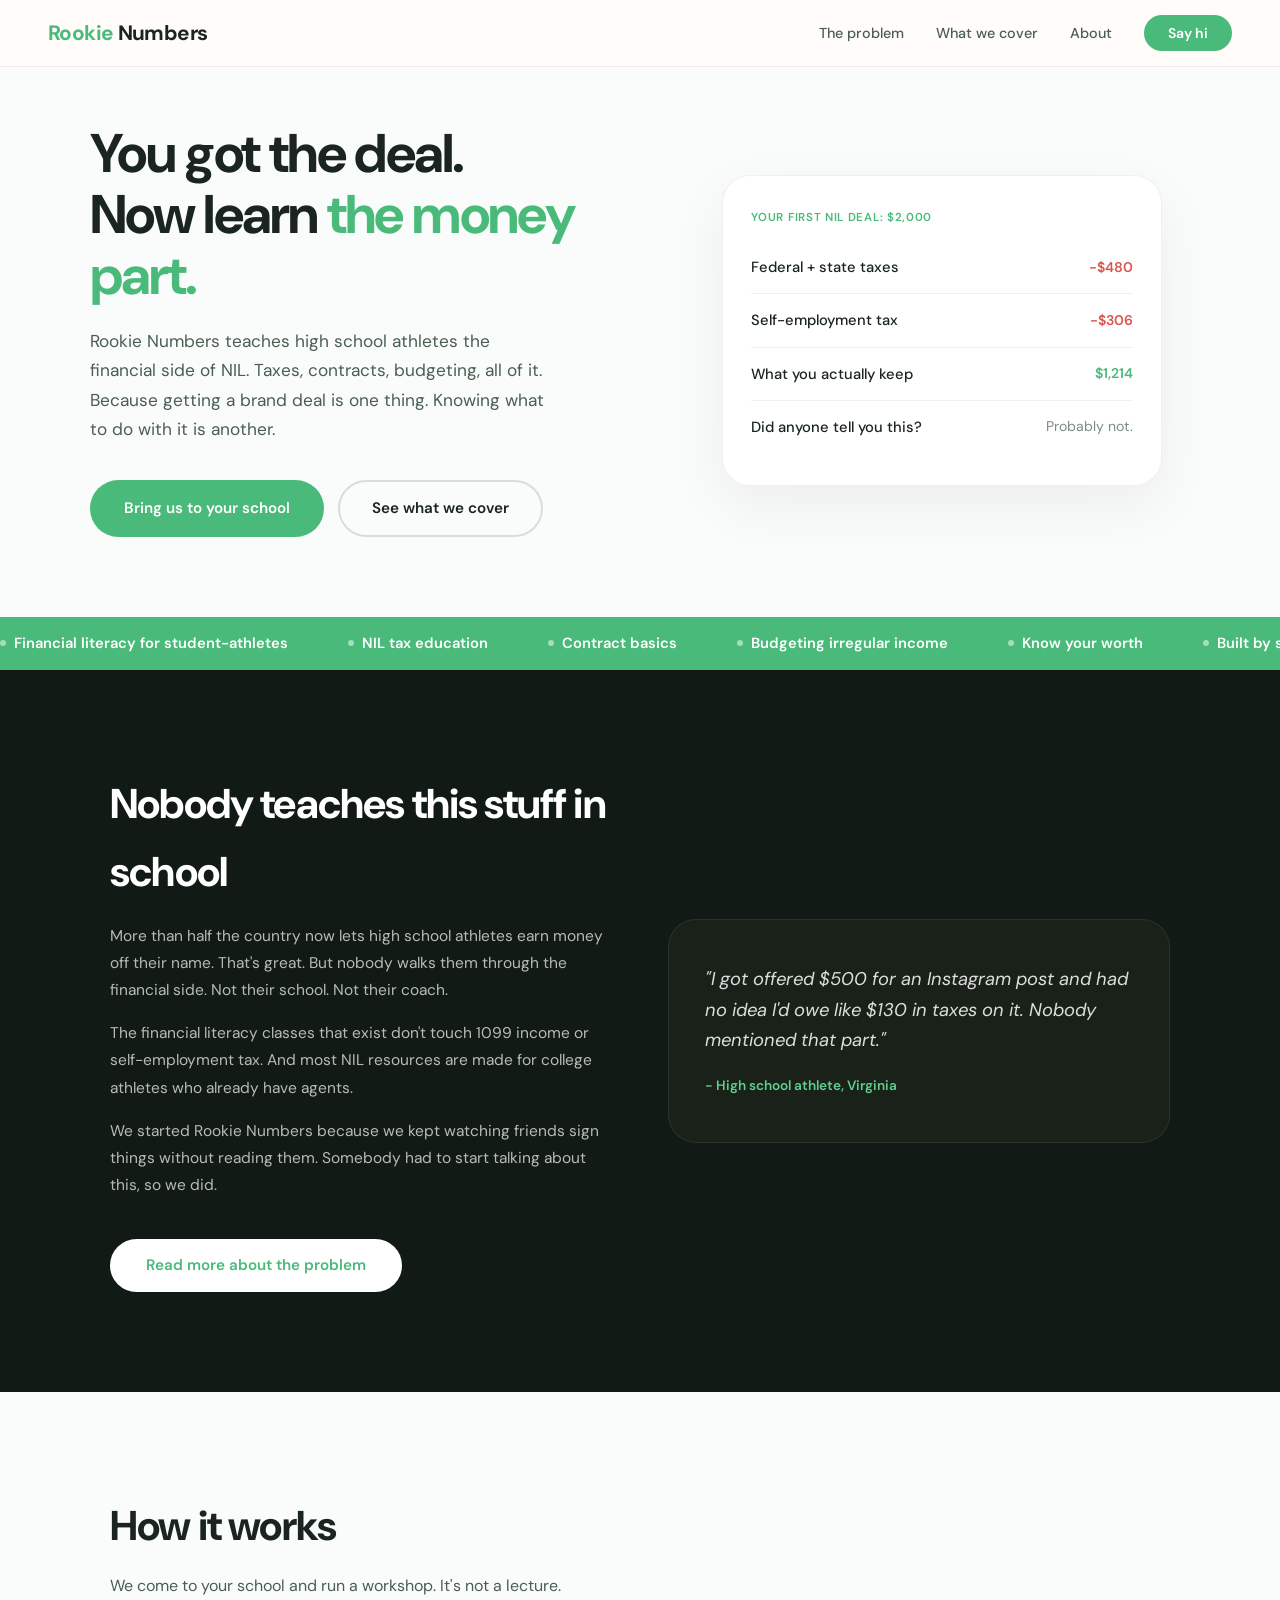
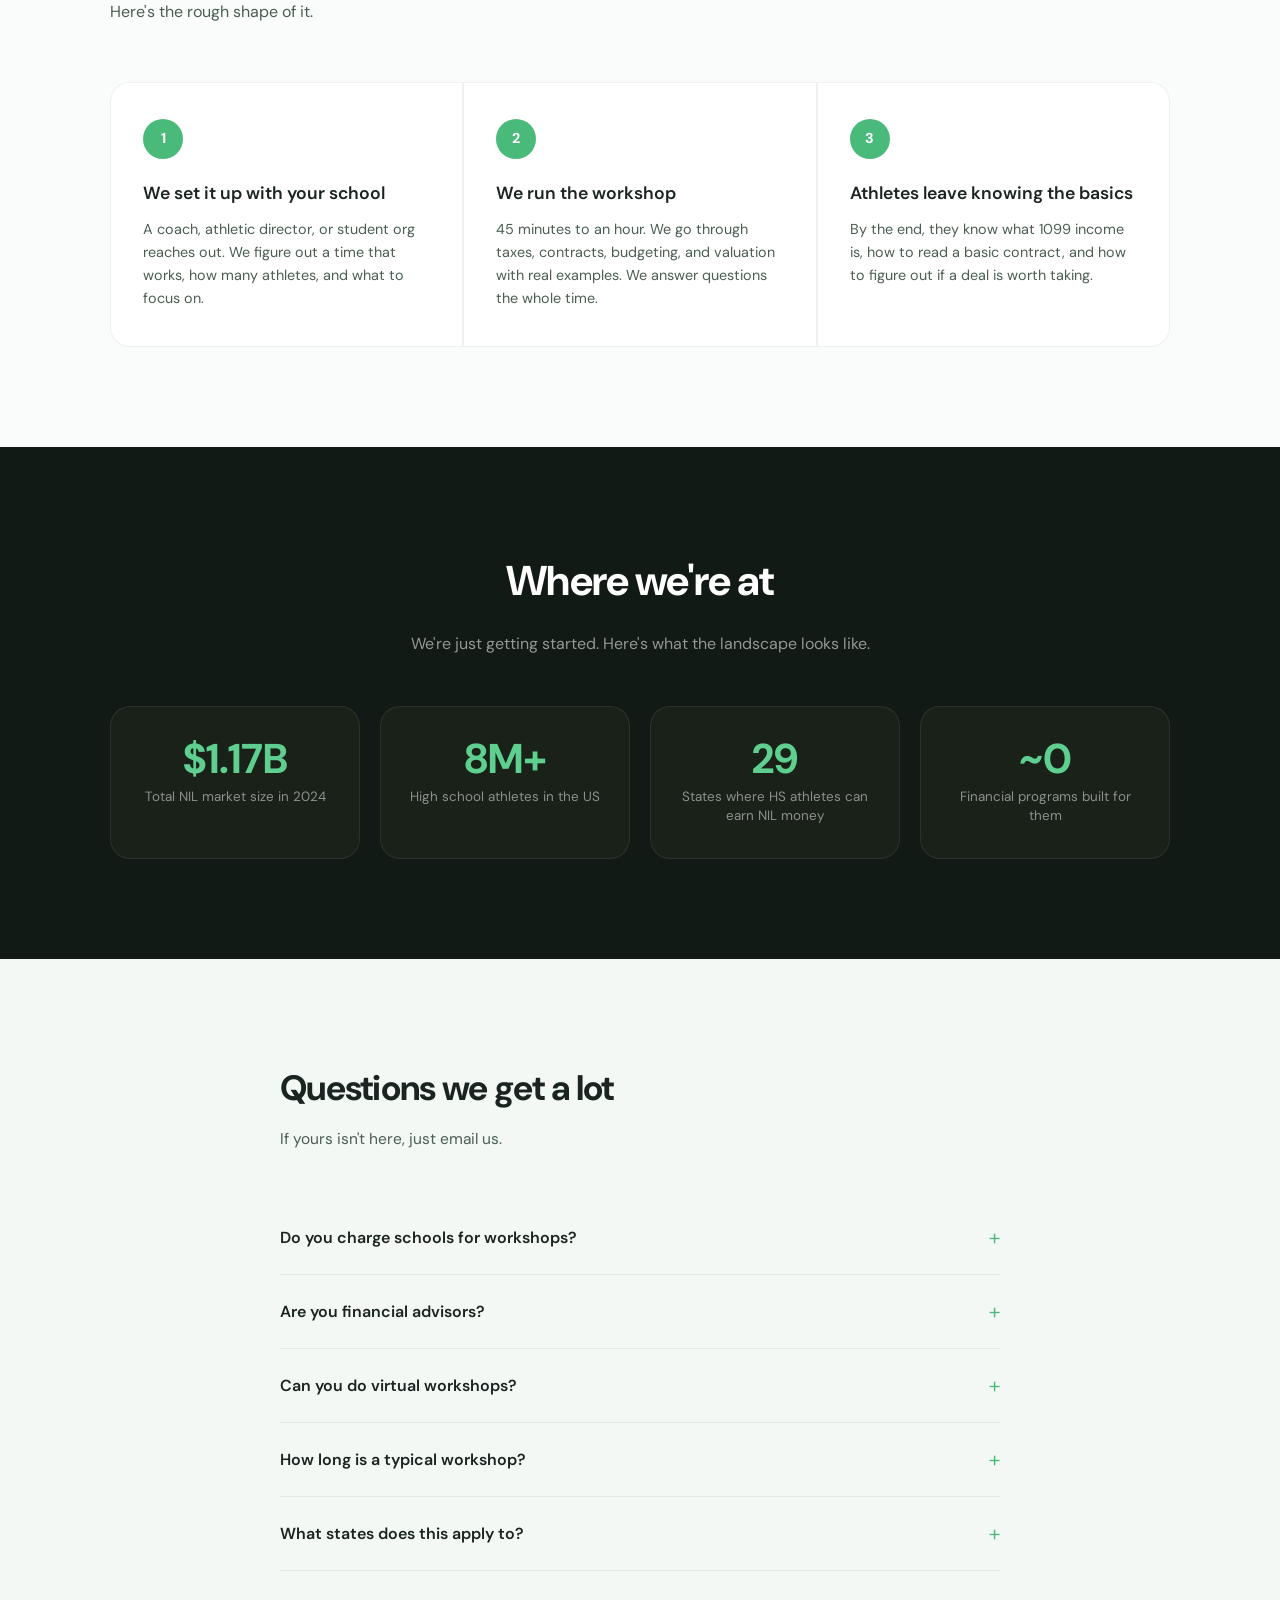
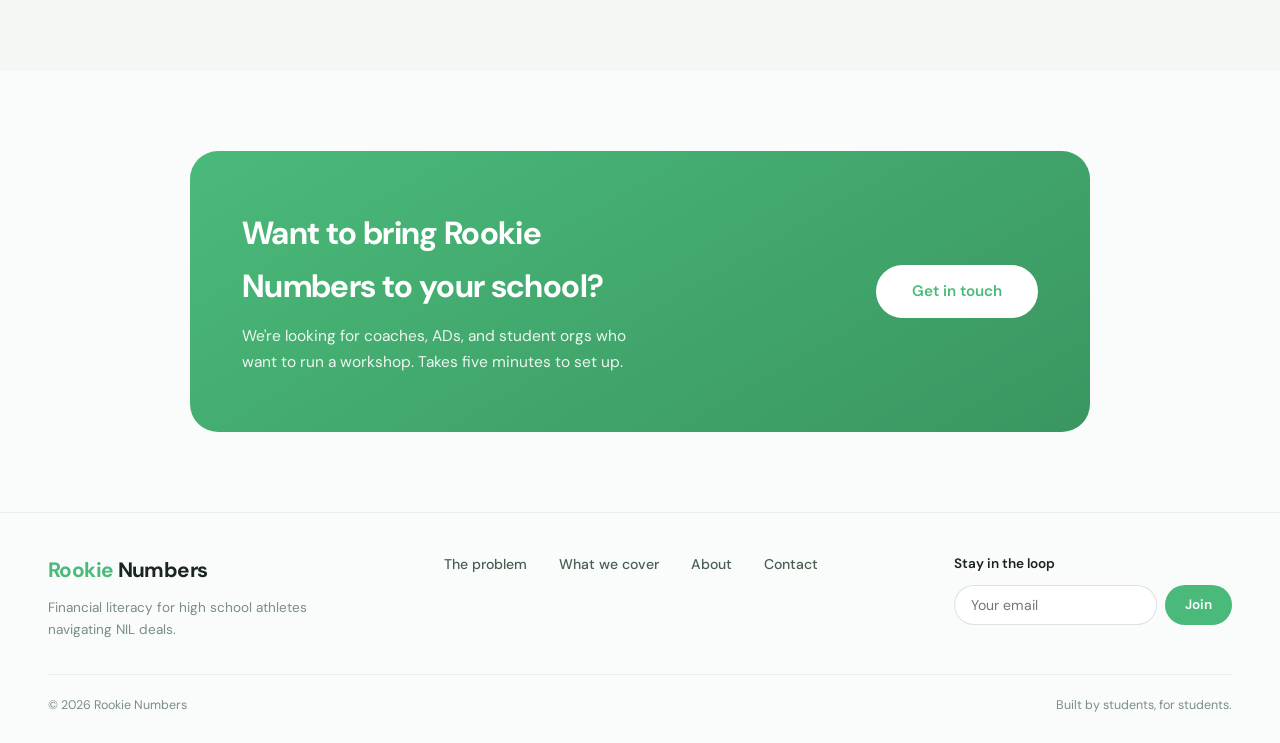
<file: index.html>
<!DOCTYPE html>
<html lang="en">
<head>
    <meta charset="UTF-8">
    <meta name="viewport" content="width=device-width, initial-scale=1.0">
    <title>Rookie Numbers</title>
    <link rel="preconnect" href="https://fonts.googleapis.com">
    <link href="https://fonts.googleapis.com/css2?family=DM+Sans:ital,opsz,wght@0,9..40,300;0,9..40,400;0,9..40,500;0,9..40,600;0,9..40,700;1,9..40,400&display=swap" rel="stylesheet">
    <link rel="stylesheet" href="style.css">
</head>
<body>
    <div class="page-wrap">

        <nav>
            <a href="index.html" class="logo"><span class="r">Rookie</span> <span class="n">Numbers</span></a>
            <ul>
                <li><a href="problem.html">The problem</a></li>
                <li><a href="topics.html">What we cover</a></li>
                <li><a href="about.html">About</a></li>
                <li><a href="contact.html" class="nav-cta">Say hi</a></li>
            </ul>
        </nav>

        <div class="page-content">

            <!-- HERO -->
            <section class="hero-section">
                <div class="hero-inner">
                    <div class="hero-text">
                        <h1>You got the deal.<br>Now learn <span class="accent">the money part.</span></h1>
                        <p class="sub">Rookie Numbers teaches high school athletes the financial side of NIL. Taxes, contracts, budgeting, all of it. Because getting a brand deal is one thing. Knowing what to do with it is another.</p>
                        <div class="hero-btns">
                            <a href="contact.html" class="btn btn-fill">Bring us to your school</a>
                            <a href="topics.html" class="btn btn-ghost">See what we cover</a>
                        </div>
                    </div>
                    <div class="hero-visual">
                        <div class="hero-card-stack">
                            <div class="h-card-back"></div>
                            <div class="h-card">
                                <div class="h-card-label">Your first NIL deal: $2,000</div>
                                <div class="h-card-row">
                                    <span class="item">Federal + state taxes</span>
                                    <span class="val warn">-$480</span>
                                </div>
                                <div class="h-card-row">
                                    <span class="item">Self-employment tax</span>
                                    <span class="val warn">-$306</span>
                                </div>
                                <div class="h-card-row">
                                    <span class="item">What you actually keep</span>
                                    <span class="val good">$1,214</span>
                                </div>
                                <div class="h-card-row">
                                    <span class="item">Did anyone tell you this?</span>
                                    <span class="val">Probably not.</span>
                                </div>
                            </div>
                        </div>
                    </div>
                </div>
            </section>

            <!-- MARQUEE -->
            <div class="marquee-bar">
                <div class="marquee-track">
                    <span>Financial literacy for student-athletes</span>
                    <span>NIL tax education</span>
                    <span>Contract basics</span>
                    <span>Budgeting irregular income</span>
                    <span>Know your worth</span>
                    <span>Built by students, for students</span>
                    <span>Workshops for high schools</span>
                    <span>29 states allow HS NIL earnings</span>
                    <span>Financial literacy for student-athletes</span>
                    <span>NIL tax education</span>
                    <span>Contract basics</span>
                    <span>Budgeting irregular income</span>
                    <span>Know your worth</span>
                    <span>Built by students, for students</span>
                    <span>Workshops for high schools</span>
                    <span>29 states allow HS NIL earnings</span>
                </div>
            </div>

            <!-- OUR STORY (dark) -->
            <section class="dark-section">
                <div class="story-grid">
                    <div class="story-text fade-up">
                        <h2>Nobody teaches this stuff in school</h2>
                        <p>More than half the country now lets high school athletes earn money off their name. That's great. But nobody walks them through the financial side. Not their school. Not their coach.</p>
                        <p>The financial literacy classes that exist don't touch 1099 income or self-employment tax. And most NIL resources are made for college athletes who already have agents.</p>
                        <p>We started Rookie Numbers because we kept watching friends sign things without reading them. Somebody had to start talking about this, so we did.</p>
                        <a href="problem.html" class="btn-white" style="margin-top: 24px;">Read more about the problem</a>
                    </div>
                    <div class="story-visual fade-up d2">
                        <div class="big-quote">"I got offered $500 for an Instagram post and had no idea I'd owe like $130 in taxes on it. Nobody mentioned that part."</div>
                        <div class="quote-attr">- High school athlete, Virginia</div>
                    </div>
                </div>
            </section>

            <!-- HOW IT WORKS -->
            <section class="process-section">
                <div class="process-inner">
                    <div class="process-header fade-up">
                        <h2>How it works</h2>
                        <p>We come to your school and run a workshop. It's not a lecture. Here's the rough shape of it.</p>
                    </div>
                    <div class="process-steps">
                        <div class="process-step fade-up d1">
                            <div class="step-num">1</div>
                            <h3>We set it up with your school</h3>
                            <p>A coach, athletic director, or student org reaches out. We figure out a time that works, how many athletes, and what to focus on.</p>
                        </div>
                        <div class="process-step fade-up d2">
                            <div class="step-num">2</div>
                            <h3>We run the workshop</h3>
                            <p>45 minutes to an hour. We go through taxes, contracts, budgeting, and valuation with real examples. We answer questions the whole time.</p>
                        </div>
                        <div class="process-step fade-up d3">
                            <div class="step-num">3</div>
                            <h3>Athletes leave knowing the basics</h3>
                            <p>By the end, they know what 1099 income is, how to read a basic contract, and how to figure out if a deal is worth taking.</p>
                        </div>
                    </div>
                </div>
            </section>

            <!-- IMPACT NUMBERS (dark) -->
            <section class="dark-section">
                <div style="text-align: center; margin-bottom: 48px;" class="fade-up">
                    <h2>Where we're at</h2>
                    <p class="section-sub" style="margin: 12px auto 0;">We're just getting started. Here's what the landscape looks like.</p>
                </div>
                <div class="impact-grid">
                    <div class="impact-card fade-up d1">
                        <div class="ic-num">$1.17B</div>
                        <div class="ic-label">Total NIL market size in 2024</div>
                    </div>
                    <div class="impact-card fade-up d2">
                        <div class="ic-num">8M+</div>
                        <div class="ic-label">High school athletes in the US</div>
                    </div>
                    <div class="impact-card fade-up d3">
                        <div class="ic-num">29</div>
                        <div class="ic-label">States where HS athletes can earn NIL money</div>
                    </div>
                    <div class="impact-card fade-up d4">
                        <div class="ic-num">~0</div>
                        <div class="ic-label">Financial programs built for them</div>
                    </div>
                </div>
            </section>

            <!-- FAQ -->
            <section class="faq-section">
                <div class="faq-inner">
                    <div class="faq-header fade-up">
                        <h2>Questions we get a lot</h2>
                        <p>If yours isn't here, just email us.</p>
                    </div>
                    <div class="faq-item">
                        <button class="faq-q">Do you charge schools for workshops?<span class="faq-icon">+</span></button>
                        <div class="faq-a"><p>No. We're students doing this because we think it matters. We're not charging anything right now.</p></div>
                    </div>
                    <div class="faq-item">
                        <button class="faq-q">Are you financial advisors?<span class="faq-icon">+</span></button>
                        <div class="faq-a"><p>No, and we're upfront about that. We teach general financial literacy around NIL. For specific tax or legal advice, athletes should talk to a professional. We just make sure they know enough to ask the right questions.</p></div>
                    </div>
                    <div class="faq-item">
                        <button class="faq-q">Can you do virtual workshops?<span class="faq-icon">+</span></button>
                        <div class="faq-a"><p>Yes. We prefer in-person because it's easier to have real conversations, but we can do it over Zoom if your school isn't local.</p></div>
                    </div>
                    <div class="faq-item">
                        <button class="faq-q">How long is a typical workshop?<span class="faq-icon">+</span></button>
                        <div class="faq-a"><p>Usually 45 minutes to an hour. We can adjust based on what your team needs and how much time you have.</p></div>
                    </div>
                    <div class="faq-item">
                        <button class="faq-q">What states does this apply to?<span class="faq-icon">+</span></button>
                        <div class="faq-a"><p>NIL laws vary by state. We cover the general financial principles that apply everywhere, and flag the stuff that depends on your state so athletes know to look into their specific rules.</p></div>
                    </div>
                </div>
            </section>

            <!-- CTA BANNER -->
            <section class="cta-banner">
                <div class="cta-card fade-up">
                    <div>
                        <h2>Want to bring Rookie Numbers to your school?</h2>
                        <p>We're looking for coaches, ADs, and student orgs who want to run a workshop. Takes five minutes to set up.</p>
                    </div>
                    <div class="cta-card-right">
                        <a href="contact.html" class="btn-white">Get in touch</a>
                    </div>
                </div>
            </section>

        </div>

        <!-- FOOTER -->
        <footer>
            <div class="footer-top">
                <div class="footer-brand">
                    <a href="index.html" class="logo"><span class="r">Rookie</span> <span class="n">Numbers</span></a>
                    <p class="tagline">Financial literacy for high school athletes navigating NIL deals.</p>
                </div>
                <div class="footer-links">
                    <a href="problem.html">The problem</a>
                    <a href="topics.html">What we cover</a>
                    <a href="about.html">About</a>
                    <a href="contact.html">Contact</a>
                </div>
                <div class="footer-newsletter">
                    <div class="nl-label">Stay in the loop</div>
                    <form class="nl-form" onsubmit="event.preventDefault();">
                        <input type="email" placeholder="Your email">
                        <button type="submit">Join</button>
                    </form>
                </div>
            </div>
            <div class="footer-bottom">
                <span>&copy; 2026 Rookie Numbers</span>
                <span>Built by students, for students.</span>
            </div>
        </footer>

    </div>
    <script src="main.js"></script>
</body>
</html>
</file>
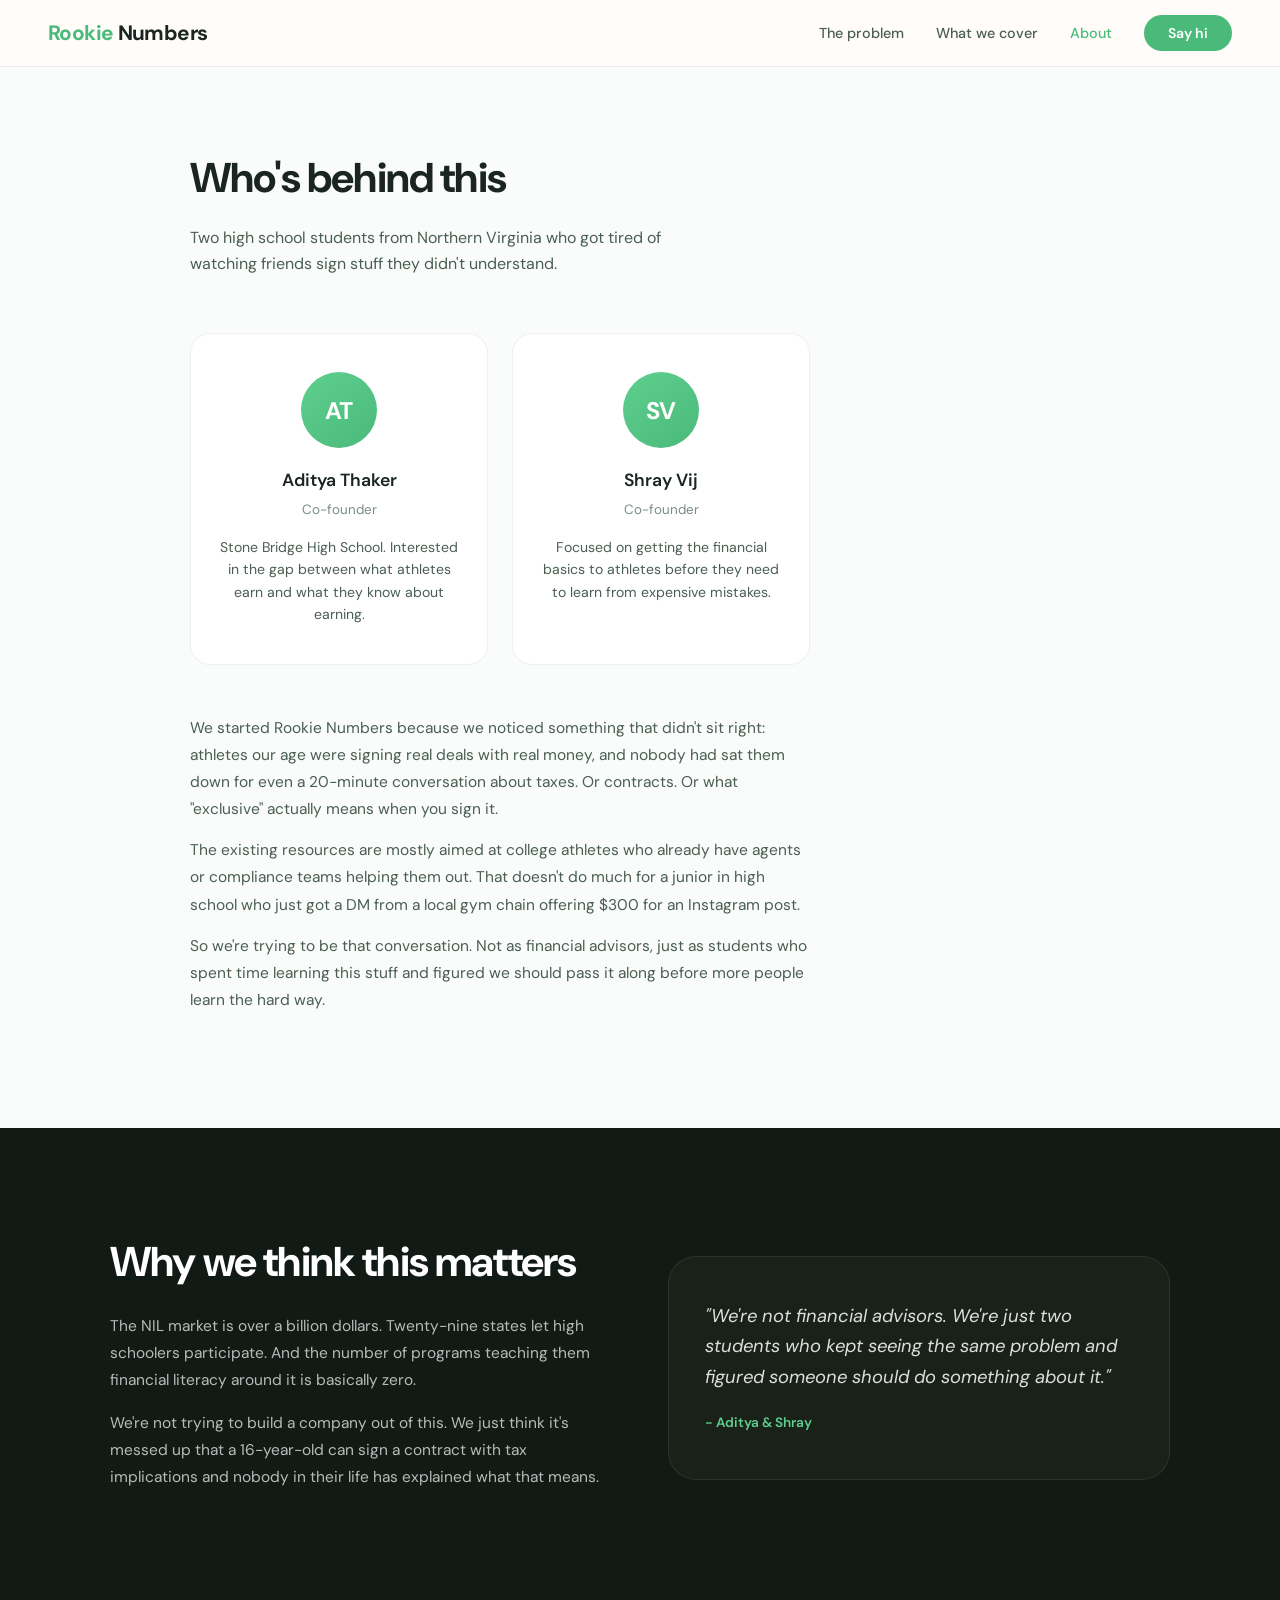
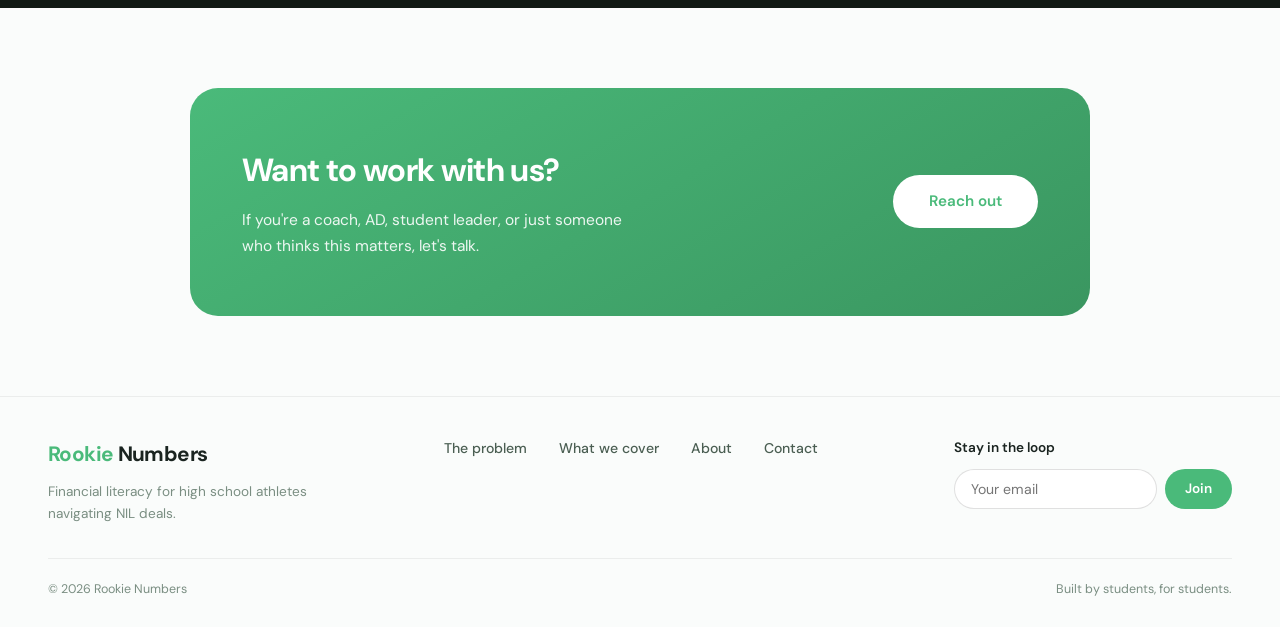
<file: about.html>
<!DOCTYPE html>
<html lang="en">
<head>
    <meta charset="UTF-8">
    <meta name="viewport" content="width=device-width, initial-scale=1.0">
    <title>About - Rookie Numbers</title>
    <link rel="preconnect" href="https://fonts.googleapis.com">
    <link href="https://fonts.googleapis.com/css2?family=DM+Sans:ital,opsz,wght@0,9..40,300;0,9..40,400;0,9..40,500;0,9..40,600;0,9..40,700;1,9..40,400&display=swap" rel="stylesheet">
    <link rel="stylesheet" href="style.css">
</head>
<body>
    <div class="page-wrap">

        <nav>
            <a href="index.html" class="logo"><span class="r">Rookie</span> <span class="n">Numbers</span></a>
            <ul>
                <li><a href="problem.html">The problem</a></li>
                <li><a href="topics.html">What we cover</a></li>
                <li><a href="about.html" class="active">About</a></li>
                <li><a href="contact.html" class="nav-cta">Say hi</a></li>
            </ul>
        </nav>

        <div class="page-content">

            <section class="about-section">
                <div class="about-inner">
                    <div class="about-header fade-up">
                        <h1>Who's behind this</h1>
                        <p>Two high school students from Northern Virginia who got tired of watching friends sign stuff they didn't understand.</p>
                    </div>
                    <div class="about-cards">
                        <div class="about-card fade-up d1">
                            <div class="avatar">AT</div>
                            <h3>Aditya Thaker</h3>
                            <p class="title">Co-founder</p>
                            <p class="bio">Stone Bridge High School. Interested in the gap between what athletes earn and what they know about earning.</p>
                        </div>
                        <div class="about-card fade-up d2">
                            <div class="avatar">SV</div>
                            <h3>Shray Vij</h3>
                            <p class="title">Co-founder</p>
                            <p class="bio">Focused on getting the financial basics to athletes before they need to learn from expensive mistakes.</p>
                        </div>
                    </div>
                    <div class="about-story fade-up">
                        <p>We started Rookie Numbers because we noticed something that didn't sit right: athletes our age were signing real deals with real money, and nobody had sat them down for even a 20-minute conversation about taxes. Or contracts. Or what "exclusive" actually means when you sign it.</p>
                        <p>The existing resources are mostly aimed at college athletes who already have agents or compliance teams helping them out. That doesn't do much for a junior in high school who just got a DM from a local gym chain offering $300 for an Instagram post.</p>
                        <p>So we're trying to be that conversation. Not as financial advisors, just as students who spent time learning this stuff and figured we should pass it along before more people learn the hard way.</p>
                    </div>
                </div>
            </section>

            <!-- story / dark section -->
            <section class="dark-section">
                <div class="story-grid">
                    <div class="story-text fade-up">
                        <h2>Why we think this matters</h2>
                        <p>The NIL market is over a billion dollars. Twenty-nine states let high schoolers participate. And the number of programs teaching them financial literacy around it is basically zero.</p>
                        <p>We're not trying to build a company out of this. We just think it's messed up that a 16-year-old can sign a contract with tax implications and nobody in their life has explained what that means.</p>
                    </div>
                    <div class="story-visual fade-up d2">
                        <div class="big-quote">"We're not financial advisors. We're just two students who kept seeing the same problem and figured someone should do something about it."</div>
                        <div class="quote-attr">- Aditya & Shray</div>
                    </div>
                </div>
            </section>

            <!-- CTA -->
            <section class="cta-banner">
                <div class="cta-card fade-up">
                    <div>
                        <h2>Want to work with us?</h2>
                        <p>If you're a coach, AD, student leader, or just someone who thinks this matters, let's talk.</p>
                    </div>
                    <div class="cta-card-right">
                        <a href="contact.html" class="btn-white">Reach out</a>
                    </div>
                </div>
            </section>

        </div>

        <footer>
            <div class="footer-top">
                <div class="footer-brand">
                    <a href="index.html" class="logo"><span class="r">Rookie</span> <span class="n">Numbers</span></a>
                    <p class="tagline">Financial literacy for high school athletes navigating NIL deals.</p>
                </div>
                <div class="footer-links">
                    <a href="problem.html">The problem</a>
                    <a href="topics.html">What we cover</a>
                    <a href="about.html">About</a>
                    <a href="contact.html">Contact</a>
                </div>
                <div class="footer-newsletter">
                    <div class="nl-label">Stay in the loop</div>
                    <form class="nl-form" onsubmit="event.preventDefault();">
                        <input type="email" placeholder="Your email">
                        <button type="submit">Join</button>
                    </form>
                </div>
            </div>
            <div class="footer-bottom">
                <span>&copy; 2026 Rookie Numbers</span>
                <span>Built by students, for students.</span>
            </div>
        </footer>

    </div>
    <script src="main.js"></script>
</body>
</html>
</file>
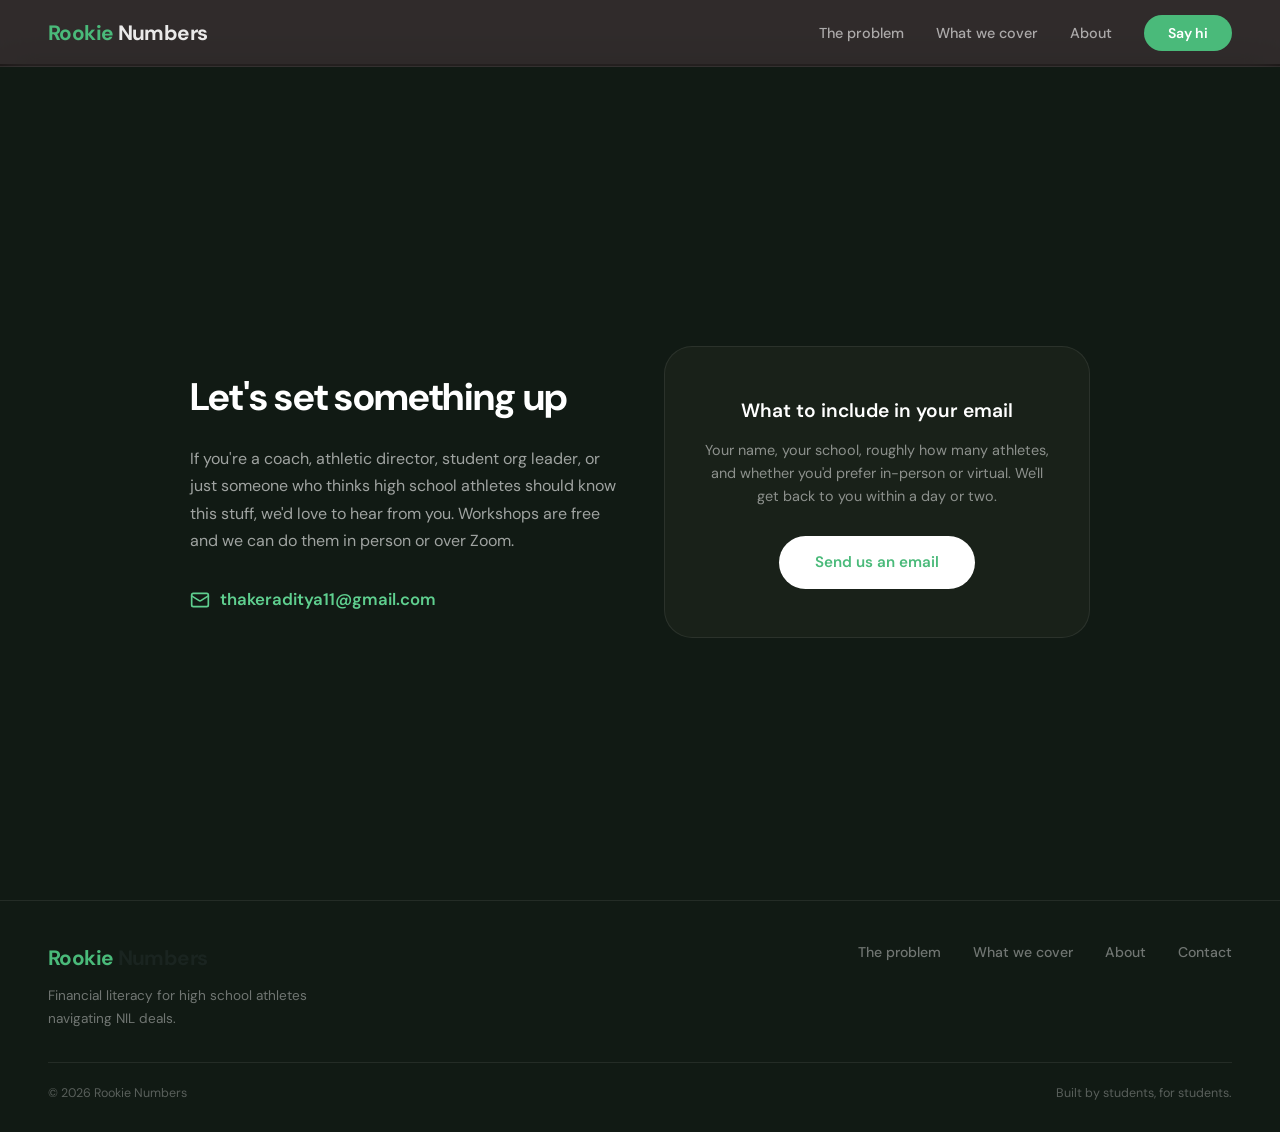
<file: contact.html>
<!DOCTYPE html>
<html lang="en">
<head>
    <meta charset="UTF-8">
    <meta name="viewport" content="width=device-width, initial-scale=1.0">
    <title>Contact - Rookie Numbers</title>
    <link rel="preconnect" href="https://fonts.googleapis.com">
    <link href="https://fonts.googleapis.com/css2?family=DM+Sans:ital,opsz,wght@0,9..40,300;0,9..40,400;0,9..40,500;0,9..40,600;0,9..40,700;1,9..40,400&display=swap" rel="stylesheet">
    <link rel="stylesheet" href="style.css">
</head>
<body>
    <div class="page-wrap">

        <nav class="nav-dark">
            <a href="index.html" class="logo"><span class="r">Rookie</span> <span class="n">Numbers</span></a>
            <ul>
                <li><a href="problem.html">The problem</a></li>
                <li><a href="topics.html">What we cover</a></li>
                <li><a href="about.html">About</a></li>
                <li><a href="contact.html" class="nav-cta active">Say hi</a></li>
            </ul>
        </nav>

        <div class="page-content">
            <section class="contact-section">
                <div class="contact-grid">
                    <div class="contact-text">
                        <h1>Let's set something up</h1>
                        <p>If you're a coach, athletic director, student org leader, or just someone who thinks high school athletes should know this stuff, we'd love to hear from you. Workshops are free and we can do them in person or over Zoom.</p>
                        <a href="mailto:thakeraditya11@gmail.com" class="email-link">
                            <svg width="20" height="20" viewBox="0 0 24 24" fill="none" stroke="currentColor" stroke-width="2" stroke-linecap="round" stroke-linejoin="round"><rect x="2" y="4" width="20" height="16" rx="2"/><path d="m22 7-8.97 5.7a1.94 1.94 0 0 1-2.06 0L2 7"/></svg>
                            thakeraditya11@gmail.com
                        </a>
                    </div>
                    <div class="contact-card">
                        <h3>What to include in your email</h3>
                        <p>Your name, your school, roughly how many athletes, and whether you'd prefer in-person or virtual. We'll get back to you within a day or two.</p>
                        <a href="mailto:thakeraditya11@gmail.com" class="btn-white">Send us an email</a>
                    </div>
                </div>
            </section>
        </div>

        <footer style="background: var(--dark); border-top-color: var(--border-dark);">
            <div class="footer-top">
                <div class="footer-brand">
                    <a href="index.html" class="logo"><span class="r">Rookie</span> <span class="n">Numbers</span></a>
                    <p class="tagline" style="color: rgba(255,255,255,.4);">Financial literacy for high school athletes navigating NIL deals.</p>
                </div>
                <div class="footer-links">
                    <a href="problem.html" style="color: rgba(255,255,255,.4);">The problem</a>
                    <a href="topics.html" style="color: rgba(255,255,255,.4);">What we cover</a>
                    <a href="about.html" style="color: rgba(255,255,255,.4);">About</a>
                    <a href="contact.html" style="color: rgba(255,255,255,.4);">Contact</a>
                </div>
            </div>
            <div class="footer-bottom" style="border-top-color: var(--border-dark); color: rgba(255,255,255,.3);">
                <span>&copy; 2026 Rookie Numbers</span>
                <span>Built by students, for students.</span>
            </div>
        </footer>

    </div>
    <script src="main.js"></script>
</body>
</html>
</file>
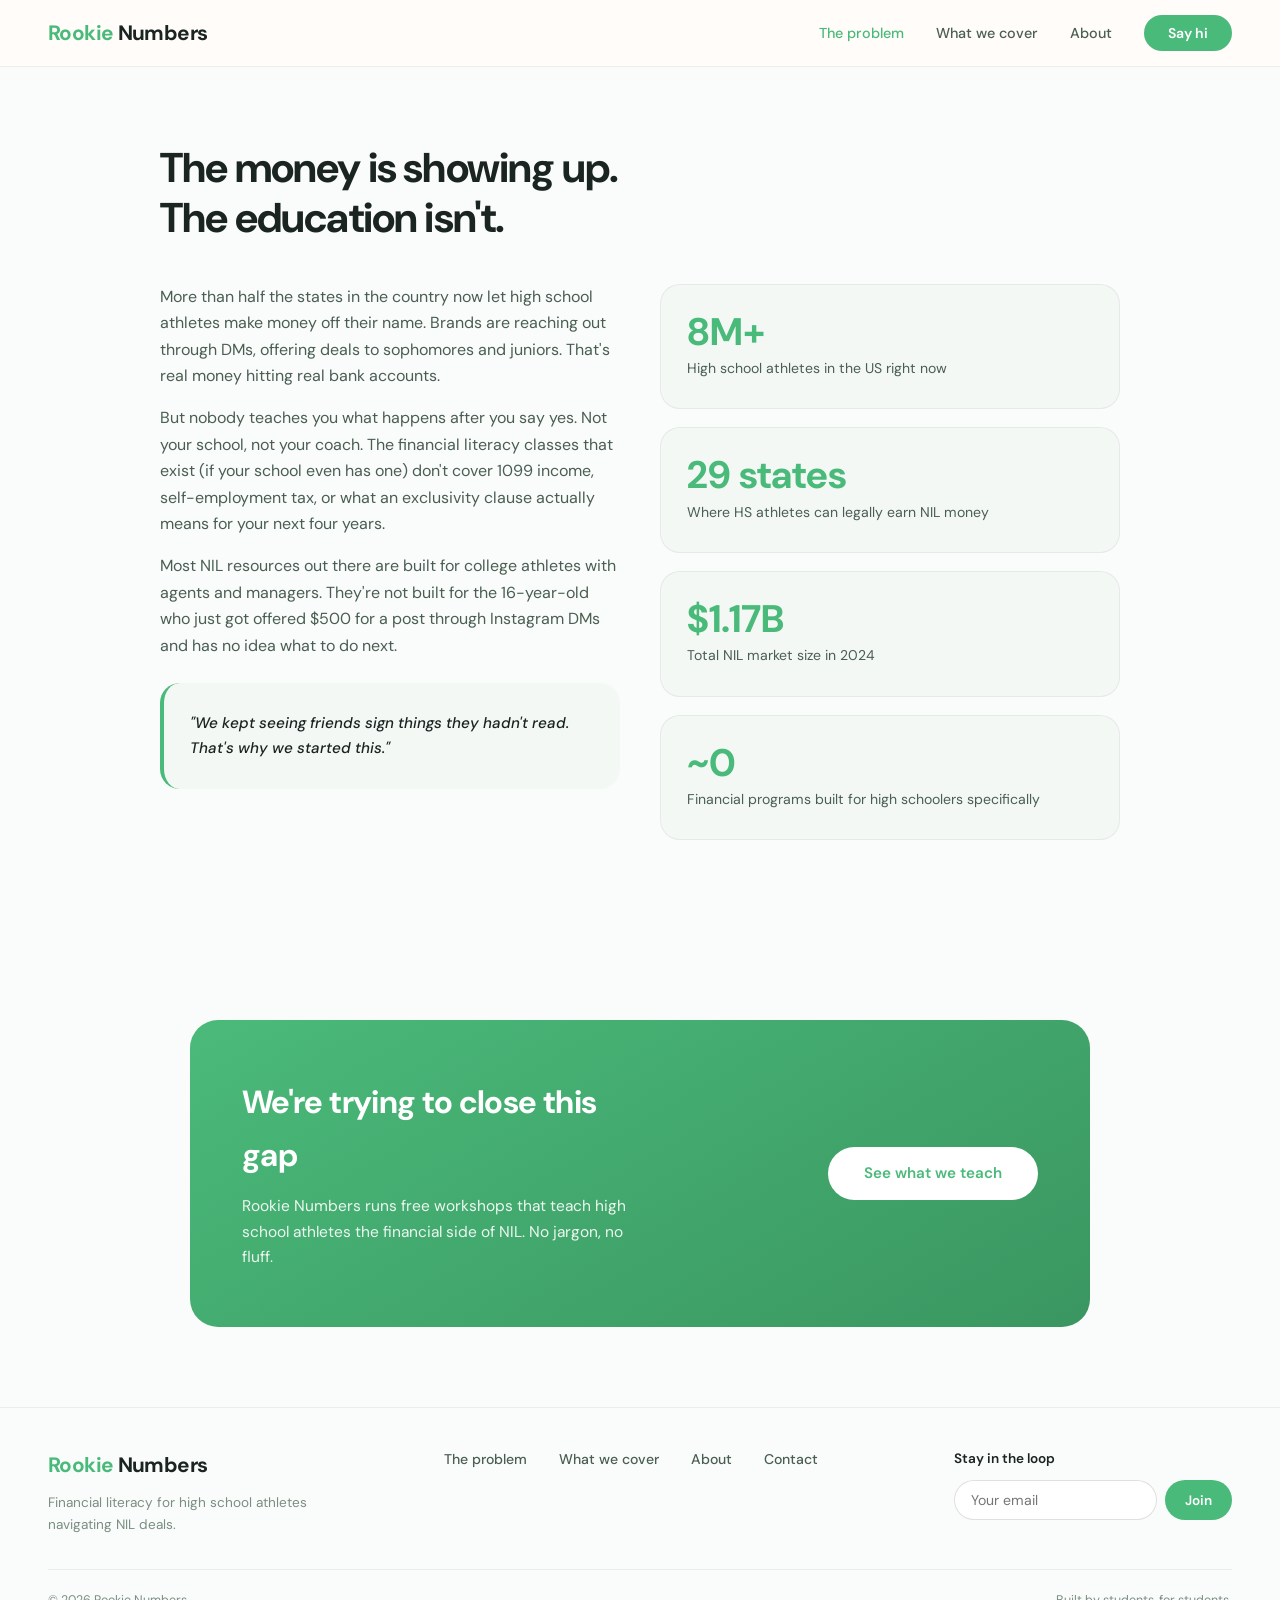
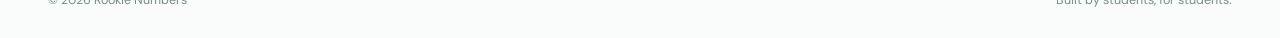
<file: problem.html>
<!DOCTYPE html>
<html lang="en">
<head>
    <meta charset="UTF-8">
    <meta name="viewport" content="width=device-width, initial-scale=1.0">
    <title>The Problem - Rookie Numbers</title>
    <link rel="preconnect" href="https://fonts.googleapis.com">
    <link href="https://fonts.googleapis.com/css2?family=DM+Sans:ital,opsz,wght@0,9..40,300;0,9..40,400;0,9..40,500;0,9..40,600;0,9..40,700;1,9..40,400&display=swap" rel="stylesheet">
    <link rel="stylesheet" href="style.css">
</head>
<body>
    <div class="page-wrap">

        <nav>
            <a href="index.html" class="logo"><span class="r">Rookie</span> <span class="n">Numbers</span></a>
            <ul>
                <li><a href="problem.html" class="active">The problem</a></li>
                <li><a href="topics.html">What we cover</a></li>
                <li><a href="about.html">About</a></li>
                <li><a href="contact.html" class="nav-cta">Say hi</a></li>
            </ul>
        </nav>

        <div class="page-content">

            <section class="problem-section">
                <div class="problem-inner">
                    <h1 class="fade-up">The money is showing up.<br>The education isn't.</h1>
                    <div class="problem-cols">
                        <div class="problem-text fade-up d1">
                            <p>More than half the states in the country now let high school athletes make money off their name. Brands are reaching out through DMs, offering deals to sophomores and juniors. That's real money hitting real bank accounts.</p>
                            <p>But nobody teaches you what happens after you say yes. Not your school, not your coach. The financial literacy classes that exist (if your school even has one) don't cover 1099 income, self-employment tax, or what an exclusivity clause actually means for your next four years.</p>
                            <p>Most NIL resources out there are built for college athletes with agents and managers. They're not built for the 16-year-old who just got offered $500 for a post through Instagram DMs and has no idea what to do next.</p>
                            <div class="pull-quote">
                                <p>"We kept seeing friends sign things they hadn't read. That's why we started this."</p>
                            </div>
                        </div>
                        <div class="stat-stack fade-up d2">
                            <div class="stat-block">
                                <div class="big">8M+</div>
                                <div class="desc">High school athletes in the US right now</div>
                            </div>
                            <div class="stat-block">
                                <div class="big">29 states</div>
                                <div class="desc">Where HS athletes can legally earn NIL money</div>
                            </div>
                            <div class="stat-block">
                                <div class="big">$1.17B</div>
                                <div class="desc">Total NIL market size in 2024</div>
                            </div>
                            <div class="stat-block">
                                <div class="big">~0</div>
                                <div class="desc">Financial programs built for high schoolers specifically</div>
                            </div>
                        </div>
                    </div>
                </div>
            </section>

            <!-- CTA BANNER -->
            <section class="cta-banner">
                <div class="cta-card fade-up">
                    <div>
                        <h2>We're trying to close this gap</h2>
                        <p>Rookie Numbers runs free workshops that teach high school athletes the financial side of NIL. No jargon, no fluff.</p>
                    </div>
                    <div class="cta-card-right">
                        <a href="topics.html" class="btn-white">See what we teach</a>
                    </div>
                </div>
            </section>

        </div>

        <footer>
            <div class="footer-top">
                <div class="footer-brand">
                    <a href="index.html" class="logo"><span class="r">Rookie</span> <span class="n">Numbers</span></a>
                    <p class="tagline">Financial literacy for high school athletes navigating NIL deals.</p>
                </div>
                <div class="footer-links">
                    <a href="problem.html">The problem</a>
                    <a href="topics.html">What we cover</a>
                    <a href="about.html">About</a>
                    <a href="contact.html">Contact</a>
                </div>
                <div class="footer-newsletter">
                    <div class="nl-label">Stay in the loop</div>
                    <form class="nl-form" onsubmit="event.preventDefault();">
                        <input type="email" placeholder="Your email">
                        <button type="submit">Join</button>
                    </form>
                </div>
            </div>
            <div class="footer-bottom">
                <span>&copy; 2026 Rookie Numbers</span>
                <span>Built by students, for students.</span>
            </div>
        </footer>

    </div>
    <script src="main.js"></script>
</body>
</html>
</file>
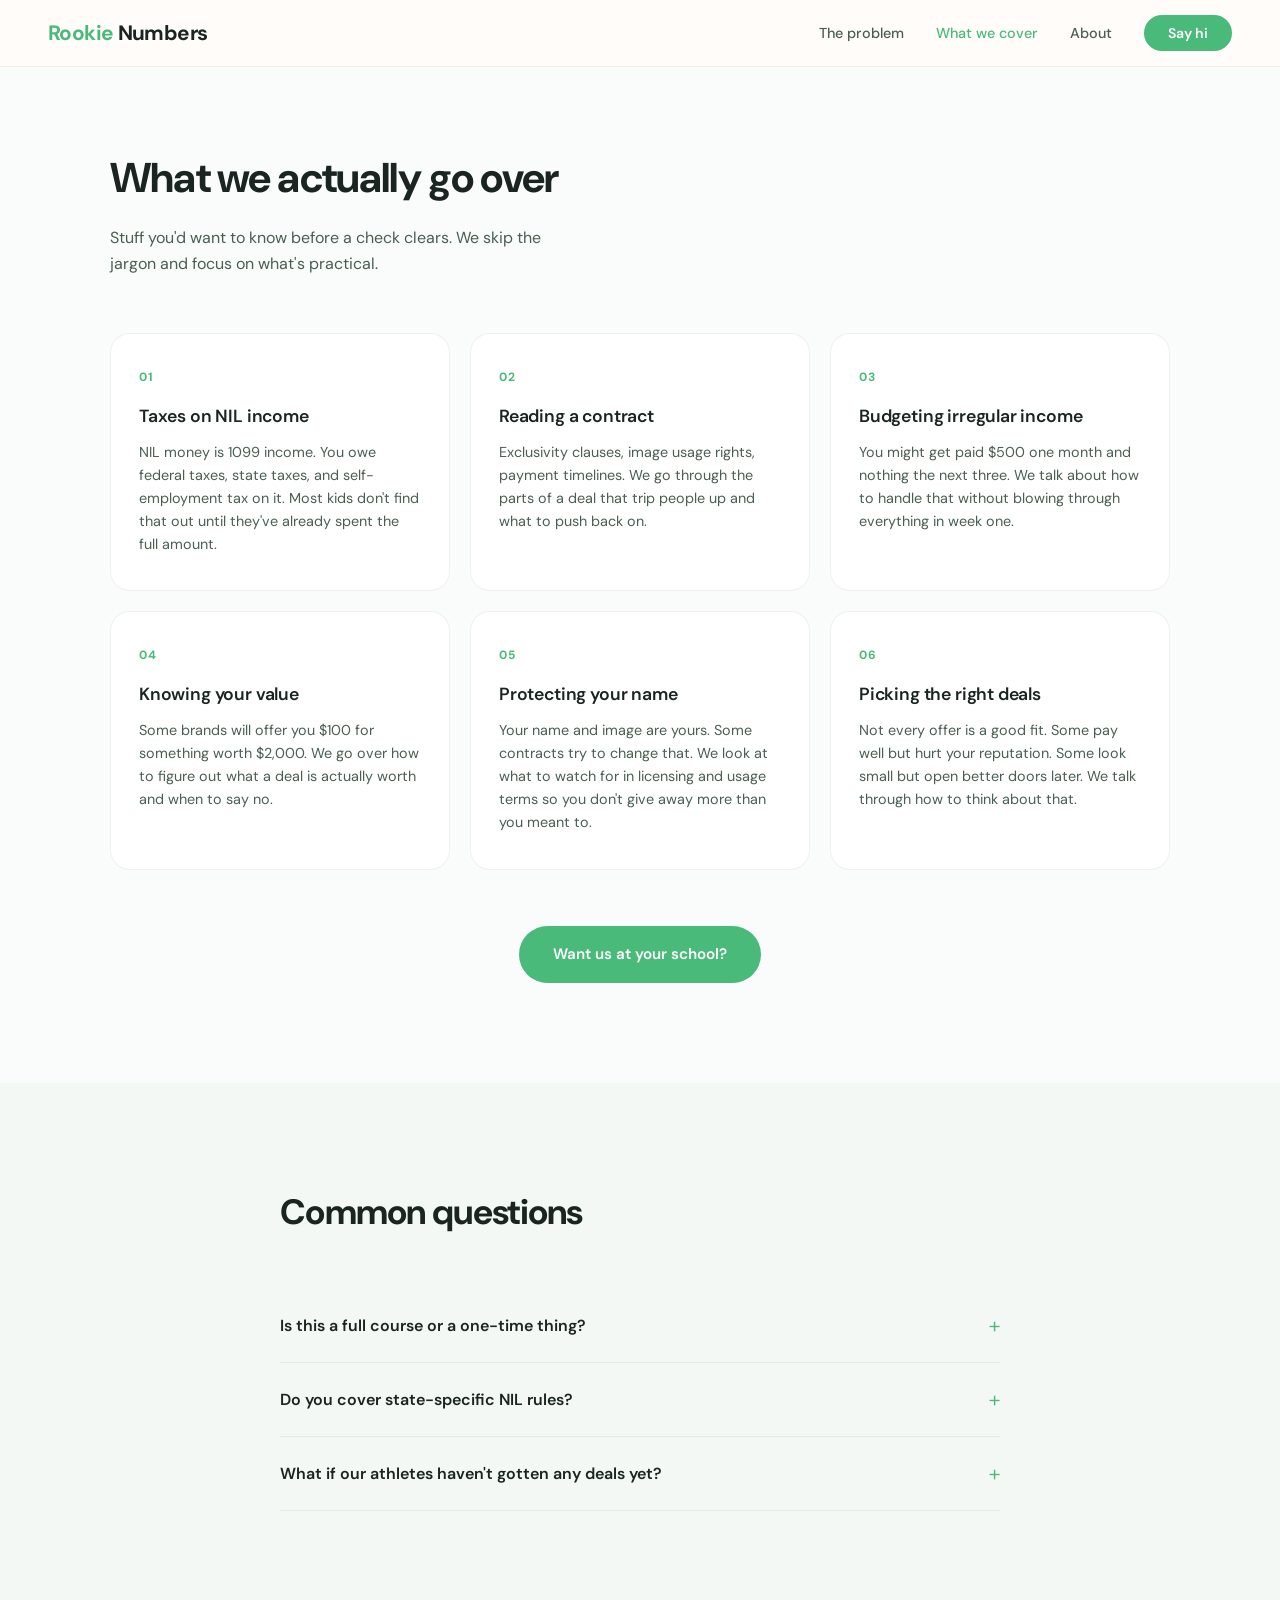
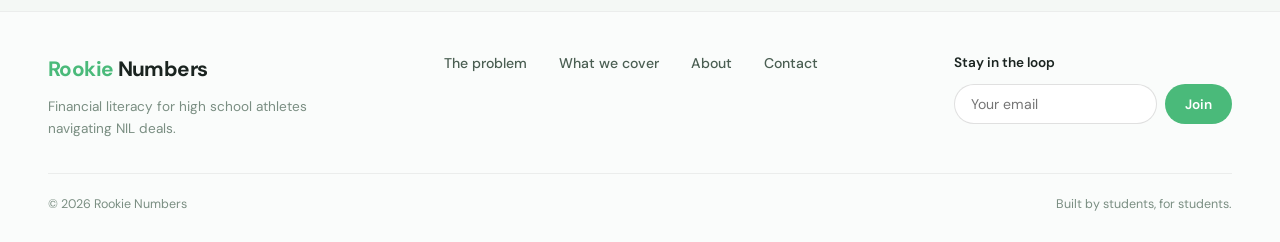
<file: topics.html>
<!DOCTYPE html>
<html lang="en">
<head>
    <meta charset="UTF-8">
    <meta name="viewport" content="width=device-width, initial-scale=1.0">
    <title>What We Cover - Rookie Numbers</title>
    <link rel="preconnect" href="https://fonts.googleapis.com">
    <link href="https://fonts.googleapis.com/css2?family=DM+Sans:ital,opsz,wght@0,9..40,300;0,9..40,400;0,9..40,500;0,9..40,600;0,9..40,700;1,9..40,400&display=swap" rel="stylesheet">
    <link rel="stylesheet" href="style.css">
</head>
<body>
    <div class="page-wrap">

        <nav>
            <a href="index.html" class="logo"><span class="r">Rookie</span> <span class="n">Numbers</span></a>
            <ul>
                <li><a href="problem.html">The problem</a></li>
                <li><a href="topics.html" class="active">What we cover</a></li>
                <li><a href="about.html">About</a></li>
                <li><a href="contact.html" class="nav-cta">Say hi</a></li>
            </ul>
        </nav>

        <div class="page-content">

            <section class="topics-section">
                <div class="topics-inner">
                    <div class="topics-header fade-up">
                        <h1>What we actually go over</h1>
                        <p>Stuff you'd want to know before a check clears. We skip the jargon and focus on what's practical.</p>
                    </div>
                    <div class="topic-grid">
                        <div class="topic-card fade-up d1">
                            <div class="topic-num">01</div>
                            <h3>Taxes on NIL income</h3>
                            <p>NIL money is 1099 income. You owe federal taxes, state taxes, and self-employment tax on it. Most kids don't find that out until they've already spent the full amount.</p>
                        </div>
                        <div class="topic-card fade-up d2">
                            <div class="topic-num">02</div>
                            <h3>Reading a contract</h3>
                            <p>Exclusivity clauses, image usage rights, payment timelines. We go through the parts of a deal that trip people up and what to push back on.</p>
                        </div>
                        <div class="topic-card fade-up d3">
                            <div class="topic-num">03</div>
                            <h3>Budgeting irregular income</h3>
                            <p>You might get paid $500 one month and nothing the next three. We talk about how to handle that without blowing through everything in week one.</p>
                        </div>
                        <div class="topic-card fade-up d1">
                            <div class="topic-num">04</div>
                            <h3>Knowing your value</h3>
                            <p>Some brands will offer you $100 for something worth $2,000. We go over how to figure out what a deal is actually worth and when to say no.</p>
                        </div>
                        <div class="topic-card fade-up d2">
                            <div class="topic-num">05</div>
                            <h3>Protecting your name</h3>
                            <p>Your name and image are yours. Some contracts try to change that. We look at what to watch for in licensing and usage terms so you don't give away more than you meant to.</p>
                        </div>
                        <div class="topic-card fade-up d3">
                            <div class="topic-num">06</div>
                            <h3>Picking the right deals</h3>
                            <p>Not every offer is a good fit. Some pay well but hurt your reputation. Some look small but open better doors later. We talk through how to think about that.</p>
                        </div>
                    </div>
                    <div class="topics-cta fade-up">
                        <a href="contact.html" class="btn btn-fill">Want us at your school?</a>
                    </div>
                </div>
            </section>

            <!-- FAQ -->
            <section class="faq-section">
                <div class="faq-inner">
                    <div class="faq-header fade-up">
                        <h2>Common questions</h2>
                    </div>
                    <div class="faq-item">
                        <button class="faq-q">Is this a full course or a one-time thing?<span class="faq-icon">+</span></button>
                        <div class="faq-a"><p>Right now it's a one-time workshop, usually 45 minutes to an hour. We can come back for follow-ups if there's interest, but the goal is to cover the essentials in one session.</p></div>
                    </div>
                    <div class="faq-item">
                        <button class="faq-q">Do you cover state-specific NIL rules?<span class="faq-icon">+</span></button>
                        <div class="faq-a"><p>We cover the financial principles that apply everywhere. For state-specific eligibility rules and restrictions, we point athletes to the right resources since those details change frequently.</p></div>
                    </div>
                    <div class="faq-item">
                        <button class="faq-q">What if our athletes haven't gotten any deals yet?<span class="faq-icon">+</span></button>
                        <div class="faq-a"><p>That's actually the best time to learn this. It's way easier to understand taxes and contracts before you're staring at one with a deadline. We'd rather athletes know this stuff before they need it.</p></div>
                    </div>
                </div>
            </section>

        </div>

        <footer>
            <div class="footer-top">
                <div class="footer-brand">
                    <a href="index.html" class="logo"><span class="r">Rookie</span> <span class="n">Numbers</span></a>
                    <p class="tagline">Financial literacy for high school athletes navigating NIL deals.</p>
                </div>
                <div class="footer-links">
                    <a href="problem.html">The problem</a>
                    <a href="topics.html">What we cover</a>
                    <a href="about.html">About</a>
                    <a href="contact.html">Contact</a>
                </div>
                <div class="footer-newsletter">
                    <div class="nl-label">Stay in the loop</div>
                    <form class="nl-form" onsubmit="event.preventDefault();">
                        <input type="email" placeholder="Your email">
                        <button type="submit">Join</button>
                    </form>
                </div>
            </div>
            <div class="footer-bottom">
                <span>&copy; 2026 Rookie Numbers</span>
                <span>Built by students, for students.</span>
            </div>
        </footer>

    </div>
    <script src="main.js"></script>
</body>
</html>
</file>
<file: style.css>
/* ===== RESET & VARS ===== */
* { margin: 0; padding: 0; box-sizing: border-box; }

:root {
    --coral: #4aba7a;
    --coral-soft: #5fcf8f;
    --coral-pale: #eef9f2;
    --coral-deep: #3a9660;
    --sand: #f4f8f5;
    --cream: #fafcfb;
    --dark: #111a14;
    --dark-card: #192119;
    --text: #1a2420;
    --text-mid: #4a5e52;
    --text-light: #7a8e82;
    --white: #ffffff;
    --border: rgba(0,0,0,.06);
    --border-dark: rgba(255,255,255,.08);
    --green: #4aba7a;
    --r: 20px;
    --r-lg: 28px;
}

html { scroll-behavior: smooth; }

body {
    font-family: 'DM Sans', -apple-system, BlinkMacSystemFont, sans-serif;
    color: var(--text);
    background: var(--cream);
    line-height: 1.65;
    -webkit-font-smoothing: antialiased;
    overflow-x: hidden;
}


/* ===== SCROLL ANIMATIONS ===== */
.fade-up {
    opacity: 0;
    transform: translateY(30px);
    transition: opacity .7s ease, transform .7s ease;
}
.fade-up.visible {
    opacity: 1;
    transform: translateY(0);
}
.fade-up.d1 { transition-delay: .1s; }
.fade-up.d2 { transition-delay: .2s; }
.fade-up.d3 { transition-delay: .3s; }
.fade-up.d4 { transition-delay: .4s; }
.fade-up.d5 { transition-delay: .5s; }


/* ===== NAV ===== */
nav {
    position: fixed;
    top: 0;
    width: 100%;
    padding: 16px 48px;
    display: flex;
    justify-content: space-between;
    align-items: center;
    background: rgba(255, 252, 250, .88);
    backdrop-filter: blur(16px);
    -webkit-backdrop-filter: blur(16px);
    z-index: 100;
    border-bottom: 1px solid var(--border);
}
nav.nav-dark {
    background: rgba(26, 21, 21, .9);
    border-bottom-color: var(--border-dark);
}
nav.nav-dark a { color: rgba(255,255,255,.6); }
nav.nav-dark a:hover { color: var(--coral-soft); }
nav.nav-dark a.active { color: var(--coral-soft); }
nav.nav-dark .logo .n { color: rgba(255,255,255,.9); }

.logo {
    font-weight: 700;
    font-size: 1.3rem;
    letter-spacing: -.03em;
    text-decoration: none;
    display: inline-block;
}
.logo .r { color: var(--coral); }
.logo .n { color: var(--text); }
nav ul {
    display: flex;
    gap: 32px;
    list-style: none;
    align-items: center;
}
nav a {
    text-decoration: none;
    color: var(--text-mid);
    font-size: .9rem;
    font-weight: 500;
    transition: color .2s;
}
nav a:hover { color: var(--coral); }
nav a.active { color: var(--coral); }
.nav-cta {
    background: var(--coral);
    color: var(--white) !important;
    padding: 9px 24px;
    border-radius: 50px;
    font-weight: 600;
    font-size: .88rem;
    transition: background .2s, transform .12s;
}
.nav-cta:hover {
    background: var(--coral-deep);
    transform: translateY(-1px);
}


/* ===== BUTTONS ===== */
.btn {
    display: inline-block;
    padding: 14px 32px;
    border-radius: 50px;
    font-size: .95rem;
    font-weight: 600;
    text-decoration: none;
    cursor: pointer;
    transition: transform .12s, background .2s, border-color .2s, box-shadow .2s;
    border: 2px solid transparent;
}
.btn:hover { transform: translateY(-2px); }
.btn-fill {
    background: var(--coral);
    color: var(--white);
}
.btn-fill:hover { background: var(--coral-deep); box-shadow: 0 8px 24px rgba(217,85,80,.25); }
.btn-ghost {
    background: transparent;
    color: var(--text);
    border-color: rgba(0,0,0,.13);
}
.btn-ghost:hover { border-color: var(--coral); color: var(--coral); }
.btn-white {
    display: inline-block;
    background: var(--white);
    color: var(--coral);
    padding: 14px 36px;
    border-radius: 50px;
    font-size: .95rem;
    font-weight: 600;
    text-decoration: none;
    border: none;
    cursor: pointer;
    transition: transform .12s, box-shadow .2s;
}
.btn-white:hover {
    transform: translateY(-2px);
    box-shadow: 0 8px 28px rgba(0,0,0,.15);
}
.btn-dark {
    background: var(--dark);
    color: var(--white);
    padding: 14px 32px;
    border-radius: 50px;
    font-size: .95rem;
    font-weight: 600;
    text-decoration: none;
    display: inline-block;
    transition: transform .12s, box-shadow .2s;
}
.btn-dark:hover { transform: translateY(-2px); box-shadow: 0 8px 24px rgba(0,0,0,.2); }


/* ===== PAGE WRAPPER ===== */
.page-wrap {
    padding-top: 64px;
    min-height: 100vh;
    display: flex;
    flex-direction: column;
}
.page-content { flex: 1; }


/* ===== MARQUEE ===== */
.marquee-bar {
    background: var(--coral);
    color: var(--white);
    overflow: hidden;
    padding: 14px 0;
    font-weight: 600;
    font-size: .92rem;
    position: relative;
}
.marquee-track {
    display: flex;
    gap: 60px;
    animation: marquee 30s linear infinite;
    width: max-content;
}
.marquee-track span {
    white-space: nowrap;
    display: flex;
    align-items: center;
    gap: 8px;
}
.marquee-track span::before {
    content: '';
    width: 6px;
    height: 6px;
    border-radius: 50%;
    background: rgba(255,255,255,.5);
    flex-shrink: 0;
}
@keyframes marquee {
    0% { transform: translateX(0); }
    100% { transform: translateX(-50%); }
}


/* ===== HERO (index) ===== */
.hero-section {
    padding: 60px 48px 80px;
    background: var(--cream);
    position: relative;
}
.hero-inner {
    max-width: 1100px;
    margin: 0 auto;
    display: grid;
    grid-template-columns: 1.1fr 1fr;
    gap: 60px;
    align-items: center;
}
.hero-text h1 {
    font-size: clamp(2.2rem, 4.5vw, 3.4rem);
    font-weight: 700;
    line-height: 1.12;
    letter-spacing: -.03em;
    margin-bottom: 20px;
}
.hero-text h1 .accent { color: var(--coral); }
.hero-text .sub {
    font-size: 1.08rem;
    color: var(--text-mid);
    max-width: 460px;
    margin-bottom: 36px;
    line-height: 1.7;
}
.hero-btns {
    display: flex;
    gap: 14px;
    flex-wrap: wrap;
}

/* hero card */
.hero-card-stack {
    position: relative;
    width: 100%;
    max-width: 440px;
    margin: 0 auto;
}
.h-card {
    background: var(--white);
    border: 1px solid var(--border);
    border-radius: var(--r-lg);
    padding: 32px 28px;
    position: relative;
    box-shadow: 0 20px 60px rgba(0,0,0,.06);
}
.h-card-back {
    position: absolute;
    top: -14px;
    left: 20px;
    right: 20px;
    height: 100%;
    background: var(--coral-pale);
    border-radius: var(--r-lg);
    border: 1px solid rgba(217, 85, 80, .1);
    z-index: -1;
    transform: rotate(-2deg);
}
.h-card-label {
    font-size: .72rem;
    font-weight: 600;
    color: var(--coral);
    text-transform: uppercase;
    letter-spacing: .06em;
    margin-bottom: 14px;
}
.h-card-row {
    display: flex;
    justify-content: space-between;
    align-items: center;
    padding: 14px 0;
    border-bottom: 1px solid var(--border);
}
.h-card-row:last-child { border-bottom: none; }
.h-card-row .item { font-size: .92rem; font-weight: 500; }
.h-card-row .val { font-size: .88rem; color: var(--text-light); }
.h-card-row .val.warn { color: #d95550; font-weight: 600; }
.h-card-row .val.good { color: var(--coral); font-weight: 600; }


/* ===== DARK SECTION (story / impact) ===== */
.dark-section {
    background: var(--dark);
    color: var(--white);
    padding: 100px 48px;
}
.dark-section h2 {
    font-size: clamp(1.8rem, 3.5vw, 2.6rem);
    font-weight: 700;
    letter-spacing: -.02em;
    margin-bottom: 16px;
}
.dark-section .section-sub {
    color: rgba(255,255,255,.55);
    font-size: 1rem;
    max-width: 500px;
    margin-bottom: 48px;
}

/* story grid */
.story-grid {
    max-width: 1060px;
    margin: 0 auto;
    display: grid;
    grid-template-columns: 1fr 1fr;
    gap: 56px;
    align-items: center;
}
.story-text p {
    color: rgba(255,255,255,.7);
    font-size: .97rem;
    margin-bottom: 16px;
    line-height: 1.75;
}
.story-visual {
    background: var(--dark-card);
    border-radius: var(--r-lg);
    padding: 44px 36px;
    border: 1px solid var(--border-dark);
}
.story-visual .big-quote {
    font-size: 1.15rem;
    font-style: italic;
    color: rgba(255,255,255,.85);
    line-height: 1.65;
    margin-bottom: 20px;
}
.story-visual .quote-attr {
    font-size: .85rem;
    color: var(--coral-soft);
    font-weight: 600;
}

/* impact counters */
.impact-grid {
    max-width: 1060px;
    margin: 0 auto;
    display: grid;
    grid-template-columns: repeat(4, 1fr);
    gap: 20px;
}
.impact-card {
    background: var(--dark-card);
    border-radius: var(--r);
    padding: 32px 24px;
    text-align: center;
    border: 1px solid var(--border-dark);
    transition: transform .2s;
}
.impact-card:hover { transform: translateY(-4px); }
.impact-card .ic-num {
    font-size: 2.6rem;
    font-weight: 700;
    color: var(--coral-soft);
    line-height: 1;
    margin-bottom: 8px;
}
.impact-card .ic-label {
    font-size: .84rem;
    color: rgba(255,255,255,.5);
    line-height: 1.4;
}


/* ===== HOW IT WORKS ===== */
.process-section {
    padding: 100px 48px;
    background: var(--cream);
}
.process-inner {
    max-width: 1060px;
    margin: 0 auto;
}
.process-header {
    margin-bottom: 56px;
}
.process-header h2 {
    font-size: clamp(1.8rem, 3.5vw, 2.6rem);
    font-weight: 700;
    letter-spacing: -.02em;
    margin-bottom: 12px;
}
.process-header p {
    color: var(--text-mid);
    max-width: 480px;
    font-size: 1rem;
}
.process-steps {
    display: grid;
    grid-template-columns: repeat(3, 1fr);
    gap: 0;
    position: relative;
}
.process-step {
    padding: 36px 32px;
    position: relative;
    border: 1px solid var(--border);
    background: var(--white);
    transition: transform .2s, box-shadow .2s;
}
.process-step:first-child { border-radius: var(--r) 0 0 var(--r); }
.process-step:last-child { border-radius: 0 var(--r) var(--r) 0; }
.process-step:hover {
    transform: translateY(-4px);
    box-shadow: 0 12px 36px rgba(0,0,0,.06);
    z-index: 2;
    border-radius: var(--r);
}
.step-num {
    width: 40px;
    height: 40px;
    border-radius: 50%;
    background: var(--coral);
    color: var(--white);
    display: flex;
    align-items: center;
    justify-content: center;
    font-weight: 700;
    font-size: .9rem;
    margin-bottom: 20px;
}
.process-step h3 {
    font-size: 1.1rem;
    font-weight: 600;
    margin-bottom: 10px;
}
.process-step p {
    font-size: .9rem;
    color: var(--text-mid);
    line-height: 1.6;
}


/* ===== TOPICS PAGE ===== */
.topics-section {
    padding: 80px 48px 100px;
    background: var(--cream);
}
.topics-inner {
    max-width: 1060px;
    margin: 0 auto;
}
.topics-header {
    margin-bottom: 56px;
}
.topics-header h1 {
    font-size: clamp(1.8rem, 3.5vw, 2.6rem);
    font-weight: 700;
    letter-spacing: -.02em;
    margin-bottom: 12px;
}
.topics-header p {
    color: var(--text-mid);
    max-width: 480px;
    font-size: 1rem;
}
.topic-grid {
    display: grid;
    grid-template-columns: repeat(3, 1fr);
    gap: 20px;
}
.topic-card {
    background: var(--white);
    border-radius: var(--r);
    padding: 34px 28px;
    border: 1px solid var(--border);
    transition: transform .2s, box-shadow .25s;
}
.topic-card:hover {
    transform: translateY(-5px);
    box-shadow: 0 14px 40px rgba(217, 85, 80, .08);
}
.topic-num {
    font-size: .75rem;
    font-weight: 700;
    color: var(--coral);
    text-transform: uppercase;
    letter-spacing: .08em;
    margin-bottom: 14px;
}
.topic-card h3 {
    font-size: 1.1rem;
    font-weight: 600;
    margin-bottom: 10px;
    letter-spacing: -.01em;
}
.topic-card p {
    font-size: .9rem;
    color: var(--text-mid);
    line-height: 1.6;
}
.topics-cta {
    text-align: center;
    margin-top: 56px;
}


/* ===== PROBLEM PAGE ===== */
.problem-section {
    padding: 80px 48px 100px;
    background: var(--cream);
}
.problem-inner {
    max-width: 960px;
    margin: 0 auto;
}
.problem-inner h1 {
    font-size: clamp(1.8rem, 3.5vw, 2.6rem);
    font-weight: 700;
    letter-spacing: -.02em;
    margin-bottom: 28px;
    line-height: 1.2;
}
.problem-cols {
    display: grid;
    grid-template-columns: 1fr 1fr;
    gap: 40px;
    margin-top: 40px;
}
.problem-text p {
    color: var(--text-mid);
    font-size: 1rem;
    margin-bottom: 16px;
}
.pull-quote {
    background: var(--sand);
    border-radius: var(--r);
    padding: 28px 26px;
    border-left: 4px solid var(--coral);
    margin-top: 24px;
}
.pull-quote p {
    color: var(--text);
    font-weight: 500;
    font-style: italic;
    font-size: .95rem;
    margin-bottom: 0;
}
.stat-stack {
    display: flex;
    flex-direction: column;
    gap: 18px;
}
.stat-block {
    background: var(--sand);
    border-radius: var(--r);
    padding: 28px 26px;
    border: 1px solid var(--border);
}
.stat-block .big {
    font-size: 2.4rem;
    font-weight: 700;
    color: var(--coral);
    line-height: 1;
    margin-bottom: 6px;
}
.stat-block .desc {
    font-size: .88rem;
    color: var(--text-mid);
}


/* ===== FAQ SECTION ===== */
.faq-section {
    padding: 100px 48px;
    background: var(--sand);
}
.faq-inner {
    max-width: 720px;
    margin: 0 auto;
}
.faq-header {
    margin-bottom: 48px;
}
.faq-header h2 {
    font-size: clamp(1.6rem, 3vw, 2.2rem);
    font-weight: 700;
    letter-spacing: -.02em;
    margin-bottom: 10px;
}
.faq-header p {
    color: var(--text-mid);
    font-size: .97rem;
}
.faq-item {
    border-bottom: 1px solid var(--border);
}
.faq-item:first-child { border-top: 1px solid var(--border); }
.faq-q {
    width: 100%;
    background: none;
    border: none;
    padding: 22px 0;
    font-family: inherit;
    font-size: 1rem;
    font-weight: 600;
    color: var(--text);
    cursor: pointer;
    display: flex;
    justify-content: space-between;
    align-items: center;
    text-align: left;
}
.faq-q:hover { color: var(--coral); }
.faq-icon {
    font-size: 1.4rem;
    font-weight: 300;
    transition: transform .3s;
    color: var(--coral);
    flex-shrink: 0;
    margin-left: 16px;
}
.faq-item.open .faq-icon { transform: rotate(45deg); }
.faq-a {
    max-height: 0;
    overflow: hidden;
    transition: max-height .35s ease, padding .35s ease;
    padding: 0 0;
}
.faq-item.open .faq-a {
    max-height: 200px;
    padding-bottom: 22px;
}
.faq-a p {
    color: var(--text-mid);
    font-size: .93rem;
    line-height: 1.65;
}


/* ===== ABOUT PAGE ===== */
.about-section {
    padding: 80px 48px 100px;
    background: var(--cream);
}
.about-inner {
    max-width: 900px;
    margin: 0 auto;
}
.about-header {
    margin-bottom: 56px;
}
.about-header h1 {
    font-size: clamp(1.8rem, 3.5vw, 2.6rem);
    font-weight: 700;
    letter-spacing: -.02em;
    margin-bottom: 12px;
}
.about-header p {
    color: var(--text-mid);
    max-width: 500px;
    font-size: 1rem;
}
.about-cards {
    display: grid;
    grid-template-columns: 1fr 1fr;
    gap: 24px;
    max-width: 620px;
    margin-bottom: 50px;
}
.about-card {
    background: var(--white);
    border-radius: var(--r);
    padding: 38px 28px;
    text-align: center;
    border: 1px solid var(--border);
    transition: transform .2s, box-shadow .2s;
}
.about-card:hover {
    transform: translateY(-4px);
    box-shadow: 0 12px 36px rgba(0,0,0,.06);
}
.avatar {
    width: 76px;
    height: 76px;
    border-radius: 50%;
    background: linear-gradient(140deg, var(--coral-soft), var(--coral));
    margin: 0 auto 18px;
    display: flex;
    align-items: center;
    justify-content: center;
    color: var(--white);
    font-size: 1.5rem;
    font-weight: 700;
    letter-spacing: -.02em;
}
.about-card h3 {
    font-size: 1.1rem;
    font-weight: 600;
    margin-bottom: 4px;
}
.about-card .title {
    font-size: .84rem;
    color: var(--text-light);
    margin-bottom: 14px;
}
.about-card .bio {
    font-size: .88rem;
    color: var(--text-mid);
    line-height: 1.6;
}
.about-story {
    max-width: 620px;
}
.about-story p {
    color: var(--text-mid);
    font-size: .97rem;
    line-height: 1.75;
    margin-bottom: 14px;
}


/* ===== CONTACT PAGE ===== */
.contact-section {
    padding: 80px 48px 60px;
    background: var(--dark);
    min-height: calc(100vh - 64px);
    display: flex;
    align-items: center;
    justify-content: center;
}
.contact-grid {
    max-width: 900px;
    width: 100%;
    display: grid;
    grid-template-columns: 1fr 1fr;
    gap: 48px;
    align-items: center;
}
.contact-text h1 {
    font-size: clamp(1.8rem, 3.5vw, 2.4rem);
    font-weight: 700;
    color: var(--white);
    margin-bottom: 16px;
    letter-spacing: -.02em;
}
.contact-text p {
    color: rgba(255,255,255,.6);
    font-size: 1rem;
    margin-bottom: 32px;
    line-height: 1.7;
}
.contact-text .email-link {
    display: inline-flex;
    align-items: center;
    gap: 10px;
    color: var(--coral-soft);
    font-weight: 600;
    font-size: 1.05rem;
    text-decoration: none;
    transition: color .2s;
}
.contact-text .email-link:hover { color: var(--white); }
.contact-card {
    background: var(--dark-card);
    border-radius: var(--r-lg);
    padding: 48px 40px;
    border: 1px solid var(--border-dark);
    text-align: center;
}
.contact-card h3 {
    color: var(--white);
    font-size: 1.2rem;
    font-weight: 600;
    margin-bottom: 12px;
}
.contact-card p {
    color: rgba(255,255,255,.5);
    font-size: .9rem;
    margin-bottom: 28px;
    line-height: 1.6;
}


/* ===== CTA BANNER ===== */
.cta-banner {
    padding: 80px 48px;
    background: var(--cream);
}
.cta-card {
    max-width: 900px;
    margin: 0 auto;
    background: linear-gradient(150deg, var(--coral), var(--coral-deep));
    border-radius: var(--r-lg);
    padding: 56px 52px;
    display: grid;
    grid-template-columns: 1.2fr 1fr;
    gap: 40px;
    align-items: center;
    color: var(--white);
}
.cta-card h2 {
    font-size: clamp(1.5rem, 2.5vw, 2rem);
    font-weight: 700;
    margin-bottom: 12px;
    letter-spacing: -.02em;
}
.cta-card p {
    font-size: .97rem;
    opacity: .9;
    line-height: 1.65;
}
.cta-card-right {
    text-align: right;
}


/* ===== FOOTER ===== */
footer {
    padding: 40px 48px 28px;
    border-top: 1px solid var(--border);
    background: var(--cream);
}
.footer-top {
    display: flex;
    justify-content: space-between;
    align-items: flex-start;
    margin-bottom: 32px;
}
.footer-brand .logo {
    margin-bottom: 10px;
}
.footer-brand .tagline {
    font-size: .85rem;
    color: var(--text-light);
    max-width: 260px;
}
.footer-links {
    display: flex;
    gap: 32px;
}
.footer-links a {
    text-decoration: none;
    font-size: .88rem;
    color: var(--text-mid);
    font-weight: 500;
    transition: color .2s;
}
.footer-links a:hover { color: var(--coral); }
.footer-newsletter {
    max-width: 300px;
}
.footer-newsletter .nl-label {
    font-size: .85rem;
    font-weight: 600;
    color: var(--text);
    margin-bottom: 10px;
}
.nl-form {
    display: flex;
    gap: 8px;
}
.nl-form input {
    flex: 1;
    padding: 10px 16px;
    border-radius: 50px;
    border: 1px solid rgba(0,0,0,.12);
    font-family: inherit;
    font-size: .88rem;
    background: var(--white);
    outline: none;
    transition: border-color .2s;
}
.nl-form input:focus { border-color: var(--coral); }
.nl-form button {
    padding: 10px 20px;
    border-radius: 50px;
    background: var(--coral);
    color: var(--white);
    border: none;
    font-family: inherit;
    font-size: .85rem;
    font-weight: 600;
    cursor: pointer;
    transition: background .2s;
}
.nl-form button:hover { background: var(--coral-deep); }
.footer-bottom {
    border-top: 1px solid var(--border);
    padding-top: 20px;
    display: flex;
    justify-content: space-between;
    align-items: center;
    font-size: .78rem;
    color: var(--text-light);
}


/* ===== RESPONSIVE ===== */
@media (max-width: 900px) {
    .hero-inner { grid-template-columns: 1fr; text-align: center; }
    .hero-text .sub { margin: 0 auto 36px; }
    .hero-btns { justify-content: center; }
    .hero-card-stack { max-width: 380px; }
    .problem-cols { grid-template-columns: 1fr; }
    .topic-grid { grid-template-columns: 1fr 1fr; }
    .story-grid { grid-template-columns: 1fr; }
    .impact-grid { grid-template-columns: 1fr 1fr; }
    .process-steps { grid-template-columns: 1fr; }
    .process-step { border-radius: var(--r) !important; }
    .cta-card { grid-template-columns: 1fr; text-align: center; }
    .cta-card-right { text-align: center; }
    .contact-grid { grid-template-columns: 1fr; text-align: center; }
    .contact-text .email-link { justify-content: center; }
    .footer-top { flex-direction: column; gap: 28px; }
}
@media (max-width: 640px) {
    nav { padding: 14px 20px; }
    nav ul { gap: 16px; }
    .hero-section, .problem-section, .topics-section, .about-section,
    .dark-section, .process-section, .faq-section, .cta-banner { padding-left: 20px; padding-right: 20px; }
    .contact-section { padding: 80px 20px 40px; }
    .topic-grid { grid-template-columns: 1fr; }
    .about-cards { grid-template-columns: 1fr; max-width: 320px; }
    .impact-grid { grid-template-columns: 1fr; }
    .contact-card { padding: 36px 24px; }
    footer { padding: 32px 20px 20px; }
}
@media (max-width: 500px) {
    nav > ul { display: none; }
}
</file>
